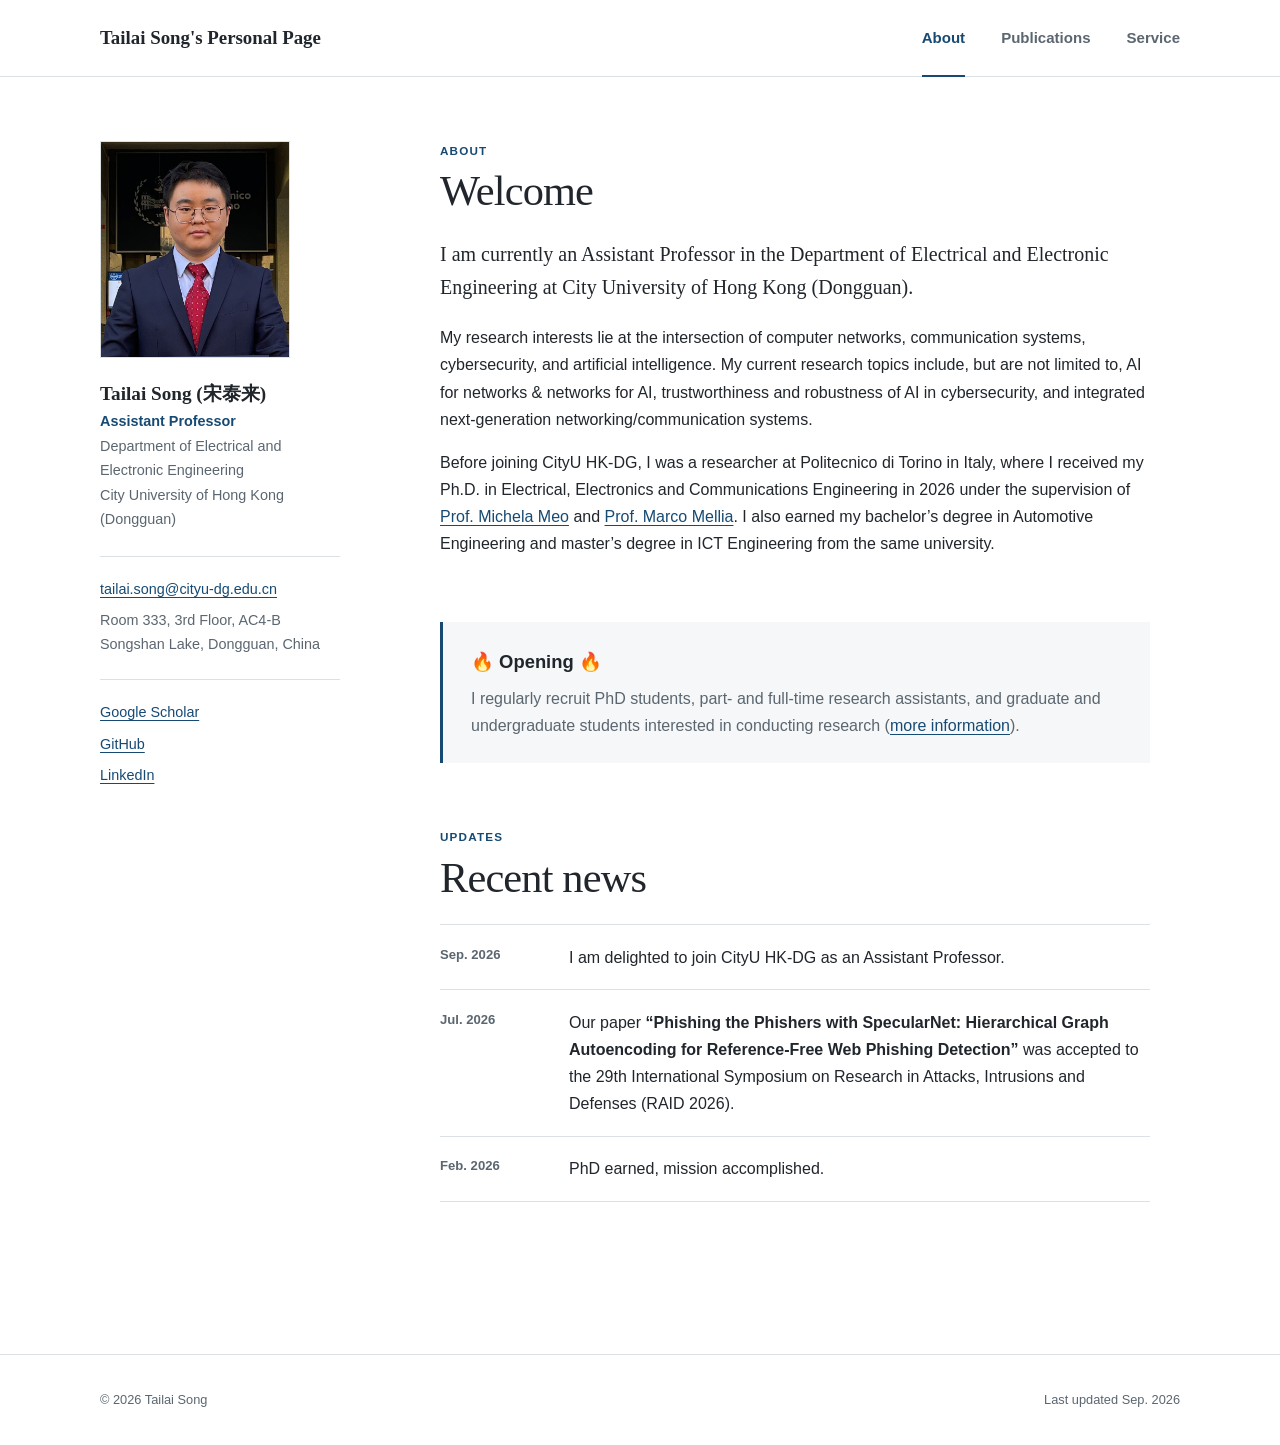
<file: index.html>
<!doctype html>
<html lang="en">
  <head>
    <meta charset="UTF-8" />
    <meta name="viewport" content="width=device-width, initial-scale=1.0" />
    <meta
      name="description"
      content="Academic homepage of Tailai Song, Assistant Professor at City University of Hong Kong (Dongguan)."
    />
    <title>Tailai Song | Assistant Professor</title>
    <link rel="stylesheet" href="styles.css" />
    <script src="script.js" defer></script>
  </head>
  <body>
    <a class="skip-link" href="#main-content">Skip to main content</a>

    <header class="site-header">
      <div class="header-inner">
        <a class="site-name" href="index.html">Tailai Song's Personal Page</a>
        <nav aria-label="Main navigation">
          <a class="active" href="index.html" aria-current="page">About</a>
          <a href="publications.html">Publications</a>
          <a href="service.html">Service</a>
        </nav>
      </div>
    </header>

    <main id="main-content">
      <section class="profile container">
        <aside class="profile-sidebar" aria-label="Contact information">
          <img
            class="profile-photo"
            src="photo.jpg"
            alt="Portrait of Tailai Song"
            width="721"
            height="824"
          />
          <h1>Tailai Song <span lang="zh">(宋泰来)</span></h1>
          <p class="position">Assistant Professor</p>
          <p class="affiliation">
            Department of Electrical and Electronic Engineering<br />
            City University of Hong Kong (Dongguan)
          </p>

          <address class="contact-list">
            <a href="mailto:tailai.song@cityu-dg.edu.cn">tailai.song@cityu-dg.edu.cn</a>
            <span>Room 333, 3rd Floor, AC4-B</span>
            <span>Songshan Lake, Dongguan, China</span>
          </address>

          <div class="profile-links" aria-label="Academic profiles">
            <a href="https://scholar.google.com/citations?user=XACF17oAAAAJ" rel="me">Google Scholar</a>
            <a href="https://github.com/stlssg" rel="me">GitHub</a>
            <a href="https://www.linkedin.com/in/tailai-song-8349b2239" rel="me">LinkedIn</a>
          </div>
        </aside>

        <div class="profile-content">
          <section class="content-section">
            <p class="section-kicker">About</p>
            <h2>Welcome</h2>
            <p class="lead">
              I am currently an Assistant Professor in the Department of
              Electrical and Electronic Engineering at City University of Hong
              Kong (Dongguan).
            </p>
            <p>
              My research interests lie at the intersection of computer
              networks, communication systems, cybersecurity, and artificial
              intelligence. My current research topics include, but are not
              limited to, AI for networks &amp; networks for AI,
              trustworthiness and robustness of AI in cybersecurity, and
              integrated next-generation networking/communication systems.
            </p>
            <p>
              Before joining CityU HK-DG, I was a researcher at
              Politecnico di Torino in Italy, where I received my Ph.D. in
              Electrical, Electronics and Communications Engineering in 2026
              under the supervision of
              <a href="https://www.telematica.polito.it/member/michela-meo/"
                >Prof. Michela Meo</a
              >
              and
              <a href="https://www.telematica.polito.it/member/marco-mellia/"
                >Prof. Marco Mellia</a
              >. I also earned my bachelor’s degree in Automotive Engineering
              and master’s degree in ICT Engineering from the same university.
            </p>
          </section>

          <aside class="student-note opening-note">
            <h2><span aria-hidden="true">🔥</span> Opening <span aria-hidden="true">🔥</span></h2>
            <p>
              I regularly recruit PhD students, part- and full-time research
              assistants, and graduate and undergraduate students interested
              in conducting research
              (<a href="recruiting.html">more information</a>).
            </p>
          </aside>

          <section class="content-section">
            <p class="section-kicker">Updates</p>
            <h2>Recent news</h2>
            <ol class="news-list">
              <li>
                <time datetime="2026-09">Sep. 2026</time>
                <p>
                  I am delighted to join CityU HK-DG as an Assistant Professor.
                </p>
              </li>
              <li>
                <time datetime="2026-07">Jul. 2026</time>
                <p>
                  Our paper
                  <strong
                    >“Phishing the Phishers with SpecularNet: Hierarchical Graph
                    Autoencoding for Reference-Free Web Phishing
                    Detection”</strong
                  >
                  was accepted to the 29th International Symposium on Research
                  in Attacks, Intrusions and Defenses (RAID 2026).
                </p>
              </li>
              <li>
                <time datetime="2026-02">Feb. 2026</time>
                <p>PhD earned, mission accomplished.</p>
              </li>
            </ol>
          </section>

        </div>
      </section>
    </main>

    <footer class="site-footer">
      <div class="container footer-inner">
        <p>© <span data-current-year>2026</span> Tailai Song</p>
        <p>Last updated Sep. 2026</p>
      </div>
    </footer>
  </body>
</html>
</file>
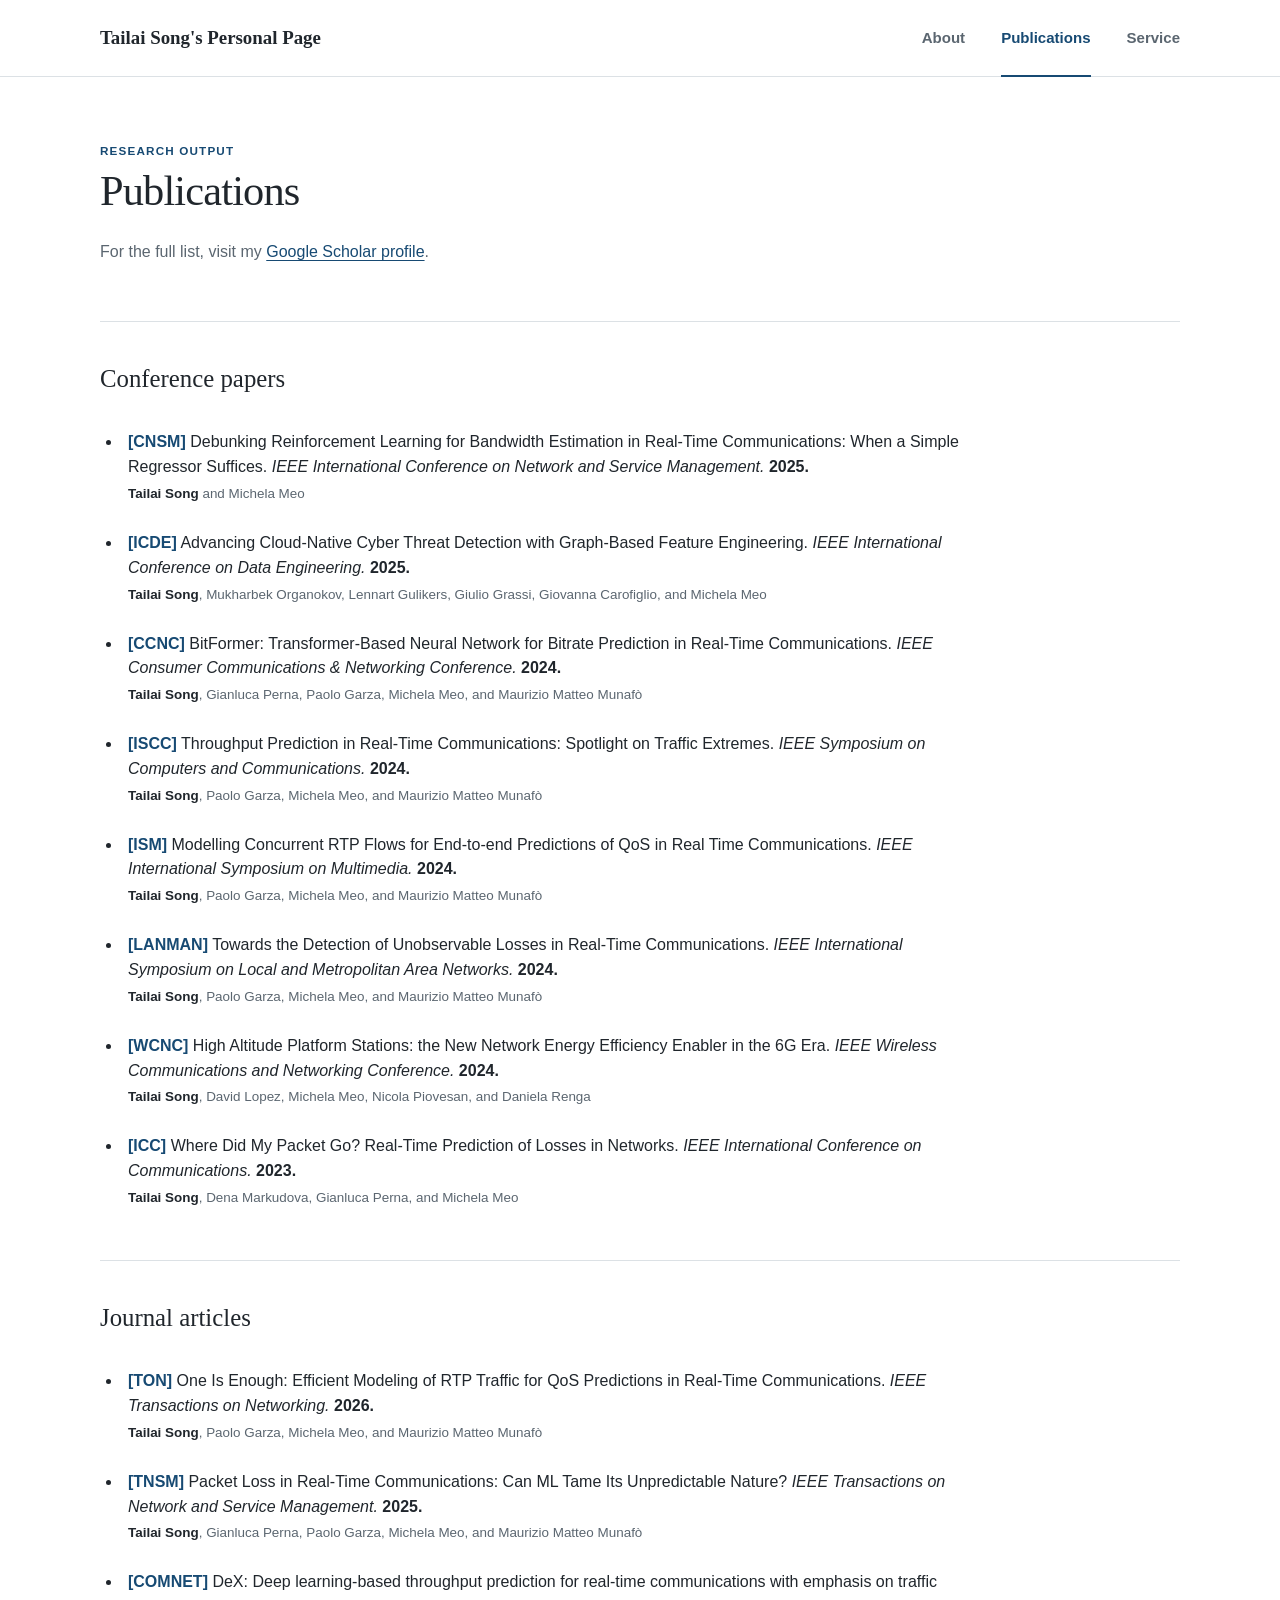
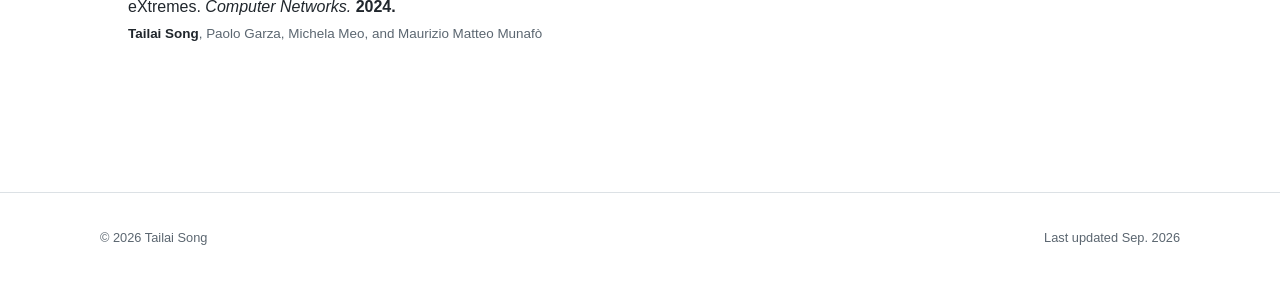
<file: publications.html>
<!doctype html>
<html lang="en">
  <head>
    <meta charset="UTF-8" />
    <meta name="viewport" content="width=device-width, initial-scale=1.0" />
    <meta
      name="description"
      content="Publications by Tailai Song, Assistant Professor at City University of Hong Kong (Dongguan)."
    />
    <title>Publications | Tailai Song</title>
    <link rel="stylesheet" href="styles.css" />
    <script src="script.js" defer></script>
  </head>
  <body>
    <a class="skip-link" href="#main-content">Skip to main content</a>

    <header class="site-header">
      <div class="header-inner">
        <a class="site-name" href="index.html">Tailai Song's Personal Page</a>
        <nav aria-label="Main navigation">
          <a href="index.html">About</a>
          <a class="active" href="publications.html" aria-current="page">Publications</a>
          <a href="service.html">Service</a>
        </nav>
      </div>
    </header>

    <main id="main-content" class="container page-content">
      <header class="page-heading publications-heading">
        <p class="section-kicker">Research output</p>
        <h1>Publications</h1>
        <p>
          For the full list, visit my
          <a href="https://scholar.google.com/citations?user=XACF17oAAAAJ">Google Scholar profile</a>.
        </p>
      </header>

      <section class="publication-category" aria-labelledby="conference-heading">
        <h2 id="conference-heading">Conference papers</h2>
        <ul class="compact-publication-list">
          <li>
            <article>
              <p class="publication-citation">
                <strong class="venue-acronym">[CNSM]</strong>
                Debunking Reinforcement Learning for Bandwidth Estimation in
                Real-Time Communications: When a Simple Regressor Suffices.
                <span class="venue-name"
                  >IEEE International Conference on Network and Service
                  Management.</span
                >
                <span class="publication-year-label">2025.</span>
              </p>
              <p class="publication-authors">
                <strong>Tailai Song</strong> and Michela Meo
              </p>
            </article>
          </li>
          <li>
            <article>
              <p class="publication-citation">
                <strong class="venue-acronym">[ICDE]</strong>
                Advancing Cloud-Native Cyber Threat Detection with Graph-Based
                Feature Engineering.
                <span class="venue-name"
                  >IEEE International Conference on Data Engineering.</span
                >
                <span class="publication-year-label">2025.</span>
              </p>
              <p class="publication-authors">
                <strong>Tailai Song</strong>, Mukharbek Organokov, Lennart
                Gulikers, Giulio Grassi, Giovanna Carofiglio, and Michela Meo
              </p>
            </article>
          </li>
          <li>
            <article>
              <p class="publication-citation">
                <strong class="venue-acronym">[CCNC]</strong>
                BitFormer: Transformer-Based Neural Network for Bitrate
                Prediction in Real-Time Communications.
                <span class="venue-name"
                  >IEEE Consumer Communications &amp; Networking
                  Conference.</span
                >
                <span class="publication-year-label">2024.</span>
              </p>
              <p class="publication-authors">
                <strong>Tailai Song</strong>, Gianluca Perna, Paolo Garza,
                Michela Meo, and Maurizio Matteo Munafò
              </p>
            </article>
          </li>
          <li>
            <article>
              <p class="publication-citation">
                <strong class="venue-acronym">[ISCC]</strong>
                Throughput Prediction in Real-Time Communications: Spotlight on
                Traffic Extremes.
                <span class="venue-name"
                  >IEEE Symposium on Computers and Communications.</span
                >
                <span class="publication-year-label">2024.</span>
              </p>
              <p class="publication-authors">
                <strong>Tailai Song</strong>, Paolo Garza, Michela Meo, and
                Maurizio Matteo Munafò
              </p>
            </article>
          </li>
          <li>
            <article>
              <p class="publication-citation">
                <strong class="venue-acronym">[ISM]</strong>
                Modelling Concurrent RTP Flows for End-to-end Predictions of
                QoS in Real Time Communications.
                <span class="venue-name"
                  >IEEE International Symposium on Multimedia.</span
                >
                <span class="publication-year-label">2024.</span>
              </p>
              <p class="publication-authors">
                <strong>Tailai Song</strong>, Paolo Garza, Michela Meo, and
                Maurizio Matteo Munafò
              </p>
            </article>
          </li>
          <li>
            <article>
              <p class="publication-citation">
                <strong class="venue-acronym">[LANMAN]</strong>
                Towards the Detection of Unobservable Losses in Real-Time
                Communications.
                <span class="venue-name"
                  >IEEE International Symposium on Local and Metropolitan Area
                  Networks.</span
                >
                <span class="publication-year-label">2024.</span>
              </p>
              <p class="publication-authors">
                <strong>Tailai Song</strong>, Paolo Garza, Michela Meo, and
                Maurizio Matteo Munafò
              </p>
            </article>
          </li>
          <li>
            <article>
              <p class="publication-citation">
                <strong class="venue-acronym">[WCNC]</strong>
                High Altitude Platform Stations: the New Network Energy
                Efficiency Enabler in the 6G Era.
                <span class="venue-name"
                  >IEEE Wireless Communications and Networking Conference.</span
                >
                <span class="publication-year-label">2024.</span>
              </p>
              <p class="publication-authors">
                <strong>Tailai Song</strong>, David Lopez, Michela Meo, Nicola
                Piovesan, and Daniela Renga
              </p>
            </article>
          </li>
          <li>
            <article>
              <p class="publication-citation">
                <strong class="venue-acronym">[ICC]</strong>
                Where Did My Packet Go? Real-Time Prediction of Losses in
                Networks.
                <span class="venue-name"
                  >IEEE International Conference on Communications.</span
                >
                <span class="publication-year-label">2023.</span>
              </p>
              <p class="publication-authors">
                <strong>Tailai Song</strong>, Dena Markudova, Gianluca Perna,
                and Michela Meo
              </p>
            </article>
          </li>
        </ul>
      </section>

      <section class="publication-category" aria-labelledby="journal-heading">
        <h2 id="journal-heading">Journal articles</h2>
        <ul class="compact-publication-list">
          <li>
            <article>
              <p class="publication-citation">
                <strong class="venue-acronym">[TON]</strong>
                One Is Enough: Efficient Modeling of RTP Traffic for QoS
                Predictions in Real-Time Communications.
                <span class="venue-name">IEEE Transactions on Networking.</span>
                <span class="publication-year-label">2026.</span>
              </p>
              <p class="publication-authors">
                <strong>Tailai Song</strong>, Paolo Garza, Michela Meo, and
                Maurizio Matteo Munafò
              </p>
            </article>
          </li>
          <li>
            <article>
              <p class="publication-citation">
                <strong class="venue-acronym">[TNSM]</strong>
                Packet Loss in Real-Time Communications: Can ML Tame Its
                Unpredictable Nature?
                <span class="venue-name"
                  >IEEE Transactions on Network and Service Management.</span
                >
                <span class="publication-year-label">2025.</span>
              </p>
              <p class="publication-authors">
                <strong>Tailai Song</strong>, Gianluca Perna, Paolo Garza,
                Michela Meo, and Maurizio Matteo Munafò
              </p>
            </article>
          </li>
          <li>
            <article>
              <p class="publication-citation">
                <strong class="venue-acronym">[COMNET]</strong>
                DeX: Deep learning-based throughput prediction for real-time
                communications with emphasis on traffic eXtremes.
                <span class="venue-name">Computer Networks.</span>
                <span class="publication-year-label">2024.</span>
              </p>
              <p class="publication-authors">
                <strong>Tailai Song</strong>, Paolo Garza, Michela Meo, and
                Maurizio Matteo Munafò
              </p>
            </article>
          </li>
        </ul>
      </section>
    </main>

    <footer class="site-footer">
      <div class="container footer-inner">
        <p>© <span data-current-year>2026</span> Tailai Song</p>
        <p>Last updated Sep. 2026</p>
      </div>
    </footer>
  </body>
</html>
</file>
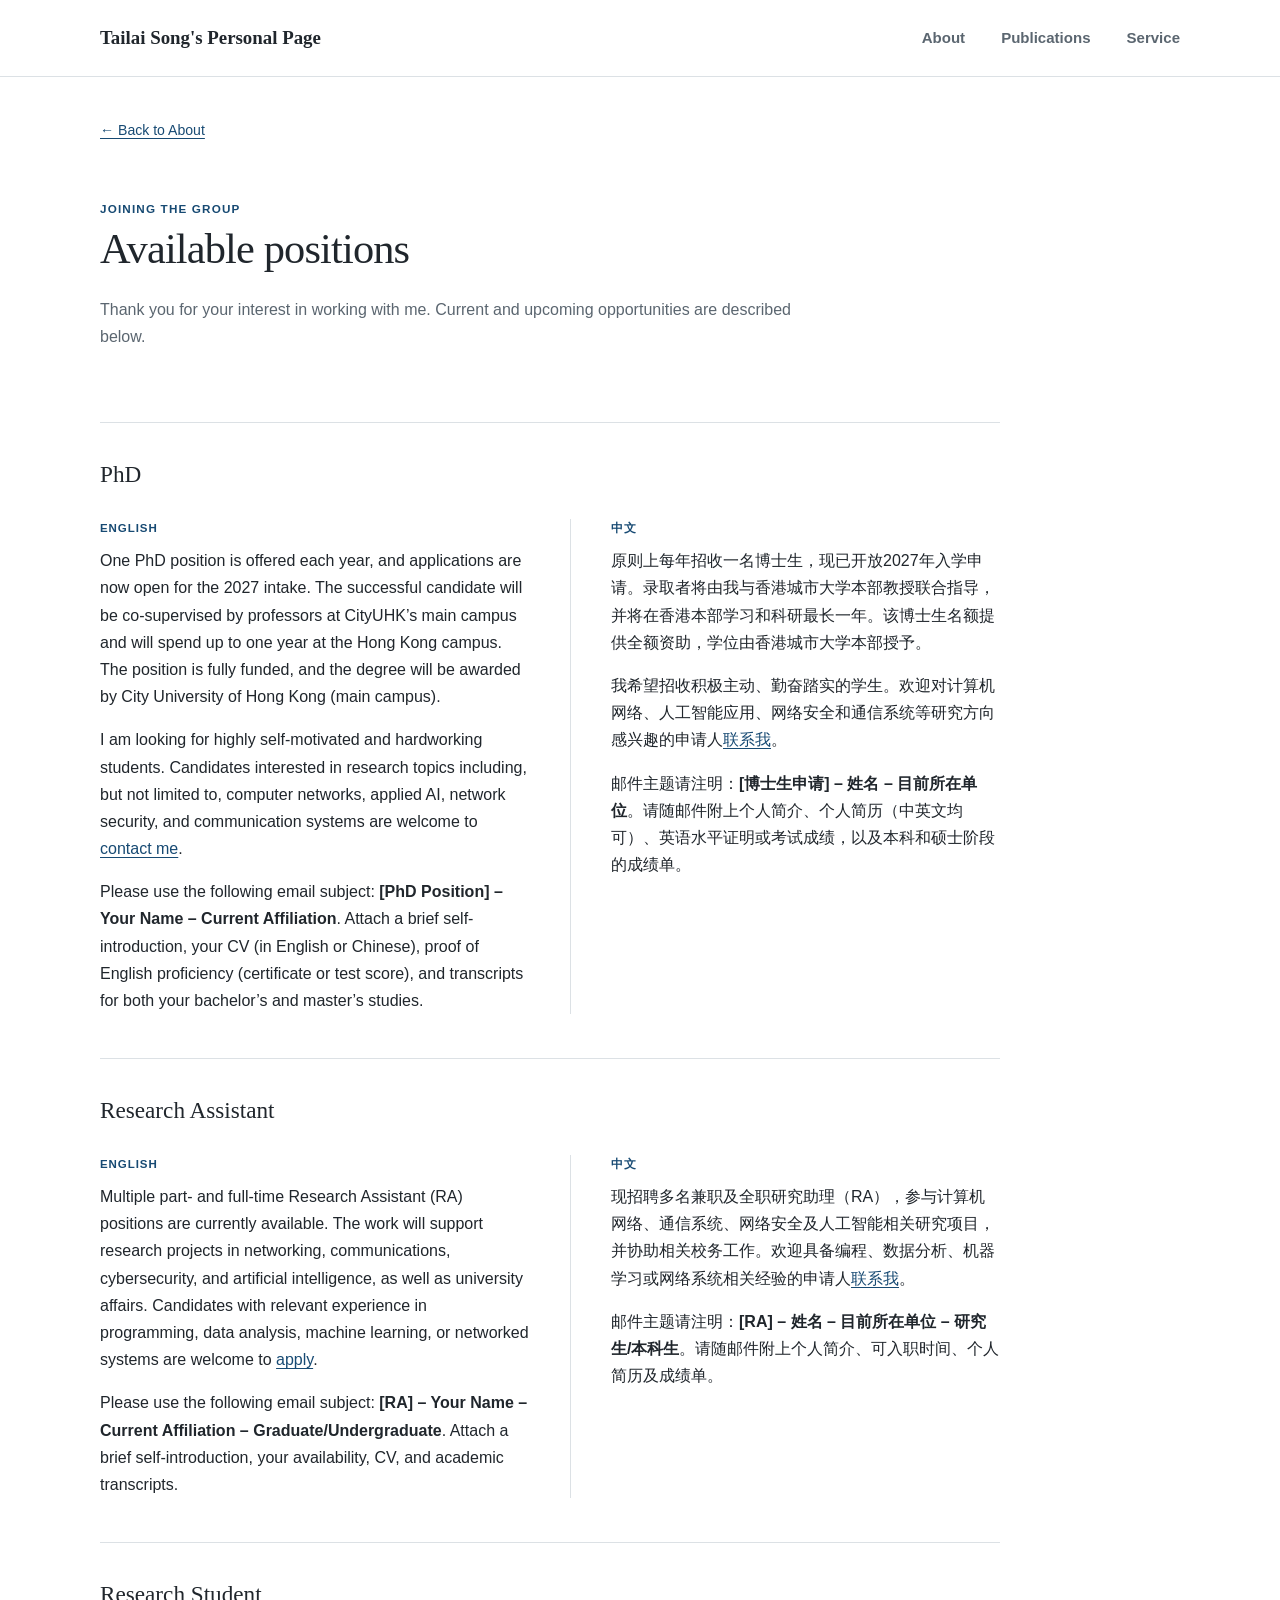
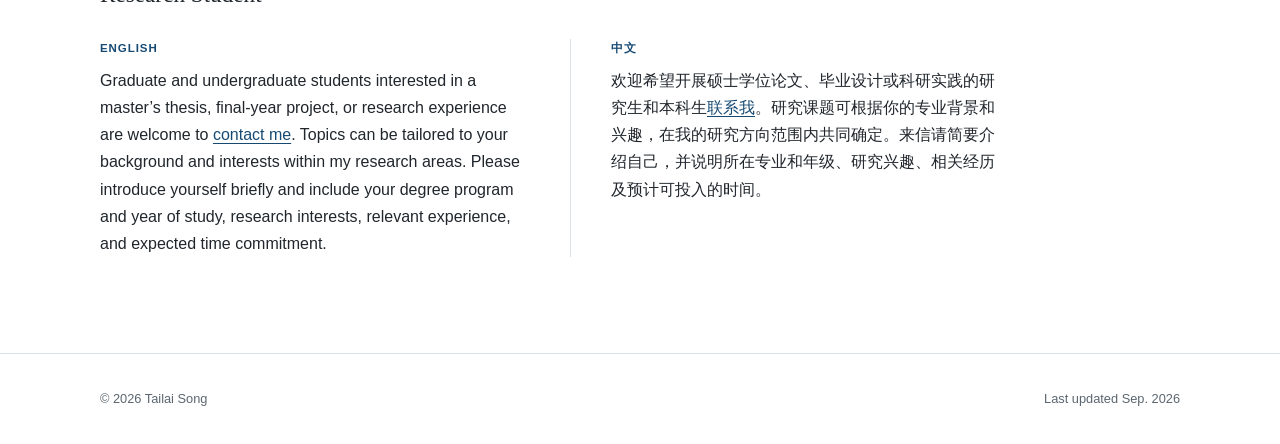
<file: recruiting.html>
<!doctype html>
<html lang="en">
  <head>
    <meta charset="UTF-8" />
    <meta name="viewport" content="width=device-width, initial-scale=1.0" />
    <meta name="robots" content="noindex" />
    <meta
      name="description"
      content="Information for prospective students interested in working with Tailai Song."
    />
    <title>Recruiting | Tailai Song</title>
    <link rel="stylesheet" href="styles.css" />
    <script src="script.js" defer></script>
  </head>
  <body>
    <a class="skip-link" href="#main-content">Skip to main content</a>

    <header class="site-header">
      <div class="header-inner">
        <a class="site-name" href="index.html">Tailai Song's Personal Page</a>
        <nav aria-label="Main navigation">
          <a href="index.html">About</a>
          <a href="publications.html">Publications</a>
          <a href="service.html">Service</a>
        </nav>
      </div>
    </header>

    <main id="main-content" class="container recruiting-page">
      <p class="back-link"><a href="index.html">← Back to About</a></p>

      <header class="page-heading">
        <p class="section-kicker">Joining the group</p>
        <h1>Available positions</h1>
        <p>
          Thank you for your interest in working with me. Current and upcoming
          opportunities are described below.
        </p>
      </header>

      <div class="recruiting-content">
        <section class="recruiting-option" aria-labelledby="phd-heading">
          <h2 id="phd-heading">PhD</h2>
          <div class="bilingual-copy">
            <div>
              <p class="language-label">English</p>
              <p>
                One PhD position is offered each year, and applications are now
                open for the 2027 intake. The successful candidate will be
                co-supervised by professors at CityUHK’s main campus and will
                spend up to one year at the Hong Kong campus. The position is
                fully funded, and the degree will be awarded by City University
                of Hong Kong (main campus).
              </p>
              <p>
                I am looking for highly self-motivated and hardworking students.
                Candidates interested in research topics including, but not
                limited to, computer networks, applied AI, network security, and
                communication systems are welcome to
                <a href="mailto:tailai.song@cityu-dg.edu.cn">contact me</a>.
              </p>
              <p>
                Please use the following email subject:
                <strong>[PhD Position] – Your Name – Current Affiliation</strong>.
                Attach a brief self-introduction, your CV (in English or
                Chinese), proof of English proficiency (certificate or test
                score), and transcripts for both your bachelor’s and master’s
                studies.
              </p>
            </div>
            <div lang="zh">
              <p class="language-label">中文</p>
              <p>
                原则上每年招收一名博士生，现已开放2027年入学申请。录取者将由我与香港城市大学本部教授联合指导，并将在香港本部学习和科研最长一年。该博士生名额提供全额资助，学位由香港城市大学本部授予。
              </p>
              <p>
                我希望招收积极主动、勤奋踏实的学生。欢迎对计算机网络、人工智能应用、网络安全和通信系统等研究方向感兴趣的申请人<a
                  href="mailto:tailai.song@cityu-dg.edu.cn"
                  >联系我</a
                >。
              </p>
              <p>
                邮件主题请注明：<strong>[博士生申请] – 姓名 – 目前所在单位</strong>。请随邮件附上个人简介、个人简历（中英文均可）、英语水平证明或考试成绩，以及本科和硕士阶段的成绩单。
              </p>
            </div>
          </div>
        </section>

        <section class="recruiting-option" aria-labelledby="ra-heading">
          <h2 id="ra-heading">Research Assistant</h2>
          <div class="bilingual-copy">
            <div>
              <p class="language-label">English</p>
              <p>
                Multiple part- and full-time Research Assistant (RA) positions
                are currently available. The work will support research projects
                in networking, communications, cybersecurity, and artificial
                intelligence, as well as university affairs. Candidates with
                relevant experience in programming, data analysis, machine
                learning, or networked systems are welcome to
                <a href="mailto:tailai.song@cityu-dg.edu.cn">apply</a>.
              </p>
              <p>
                Please use the following email subject:
                <strong
                  >[RA] – Your Name – Current Affiliation –
                  Graduate/Undergraduate</strong
                >. Attach a brief self-introduction, your availability, CV, and
                academic transcripts.
              </p>
            </div>
            <div lang="zh">
              <p class="language-label">中文</p>
              <p>
                现招聘多名兼职及全职研究助理（RA），参与计算机网络、通信系统、网络安全及人工智能相关研究项目，并协助相关校务工作。欢迎具备编程、数据分析、机器学习或网络系统相关经验的申请人<a
                  href="mailto:tailai.song@cityu-dg.edu.cn"
                  >联系我</a
                >。
              </p>
              <p>
                邮件主题请注明：<strong
                  >[RA] – 姓名 – 目前所在单位 – 研究生/本科生</strong
                >。请随邮件附上个人简介、可入职时间、个人简历及成绩单。
              </p>
            </div>
          </div>
        </section>

        <section class="recruiting-option" aria-labelledby="student-heading">
          <h2 id="student-heading">Research Student</h2>
          <div class="bilingual-copy">
            <div>
              <p class="language-label">English</p>
              <p>
                Graduate and undergraduate students interested in a master’s
                thesis, final-year project, or research experience are welcome
                to <a href="mailto:tailai.song@cityu-dg.edu.cn">contact me</a>.
                Topics can be tailored to your background and interests within
                my research areas. Please introduce yourself briefly and include
                your degree program and year of study, research interests,
                relevant experience, and expected time commitment.
              </p>
            </div>
            <div lang="zh">
              <p class="language-label">中文</p>
              <p>
                欢迎希望开展硕士学位论文、毕业设计或科研实践的研究生和本科生<a
                  href="mailto:tailai.song@cityu-dg.edu.cn"
                  >联系我</a
                >。研究课题可根据你的专业背景和兴趣，在我的研究方向范围内共同确定。来信请简要介绍自己，并说明所在专业和年级、研究兴趣、相关经历及预计可投入的时间。
              </p>
            </div>
          </div>
        </section>
      </div>
    </main>

    <footer class="site-footer">
      <div class="container footer-inner">
        <p>© <span data-current-year>2026</span> Tailai Song</p>
        <p>Last updated Sep. 2026</p>
      </div>
    </footer>
  </body>
</html>
</file>
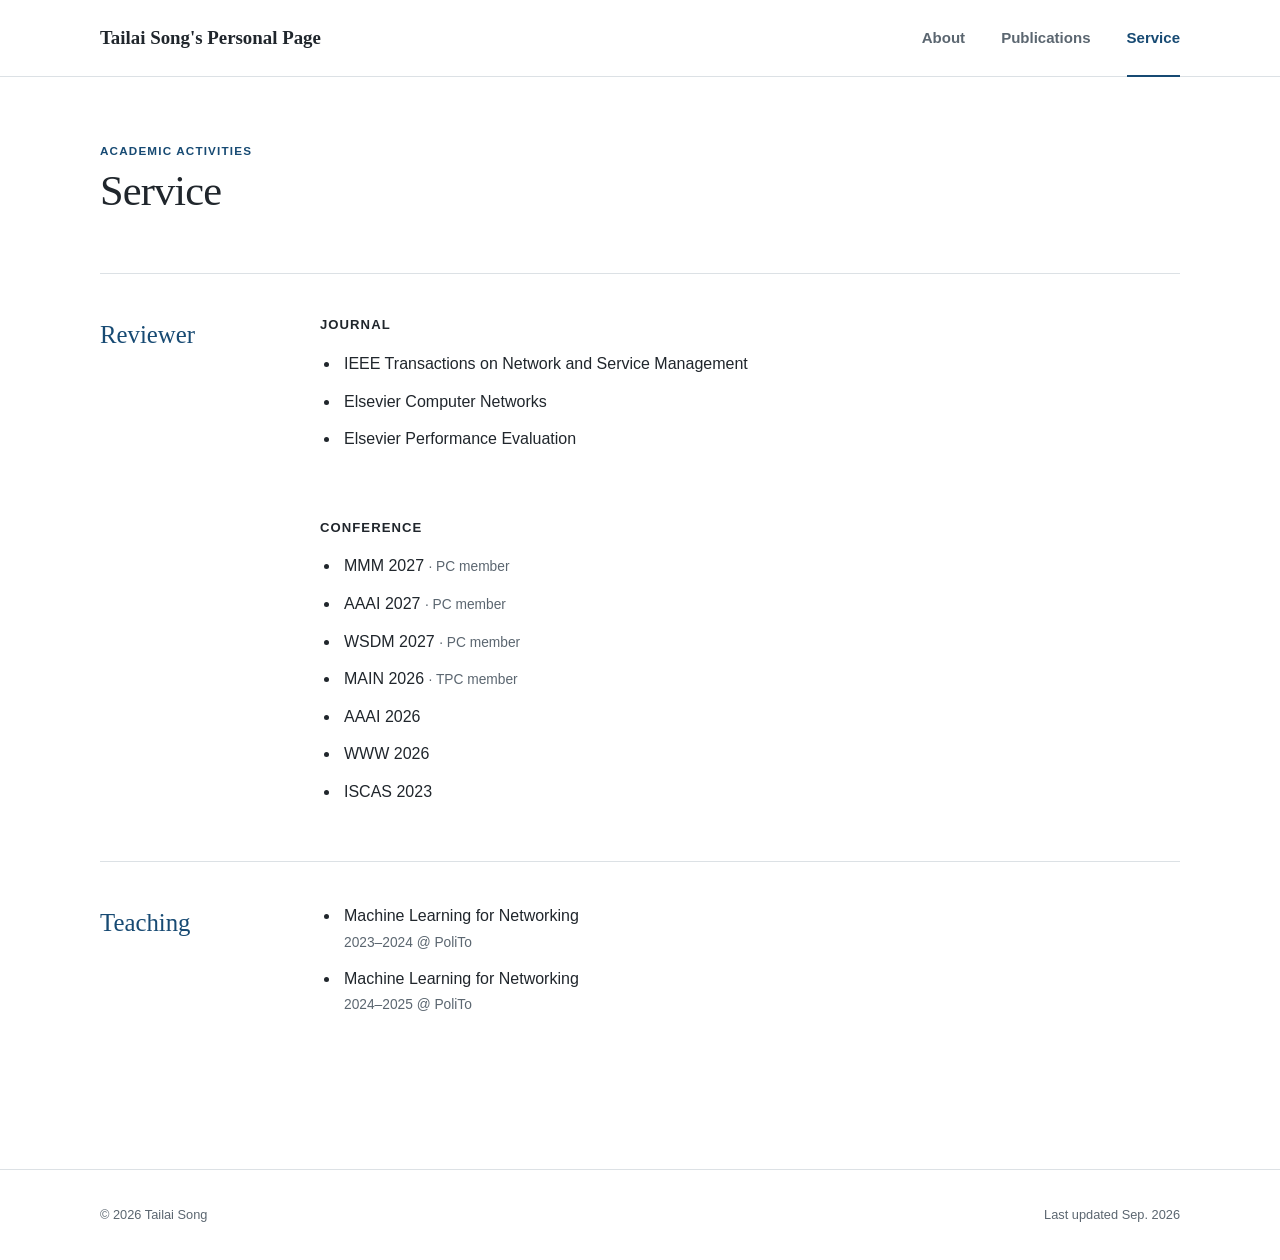
<file: service.html>
<!doctype html>
<html lang="en">
  <head>
    <meta charset="UTF-8" />
    <meta name="viewport" content="width=device-width, initial-scale=1.0" />
    <meta
      name="description"
      content="Academic service and teaching activities of Tailai Song."
    />
    <title>Service | Tailai Song</title>
    <link rel="stylesheet" href="styles.css" />
    <script src="script.js" defer></script>
  </head>
  <body>
    <a class="skip-link" href="#main-content">Skip to main content</a>

    <header class="site-header">
      <div class="header-inner">
        <a class="site-name" href="index.html">Tailai Song's Personal Page</a>
        <nav aria-label="Main navigation">
          <a href="index.html">About</a>
          <a href="publications.html">Publications</a>
          <a class="active" href="service.html" aria-current="page">Service</a>
        </nav>
      </div>
    </header>

    <main id="main-content" class="container page-content">
      <header class="page-heading service-heading">
        <p class="section-kicker">Academic activities</p>
        <h1>Service</h1>
      </header>

      <section class="service-section" aria-labelledby="reviewer-heading">
        <h2 id="reviewer-heading">Reviewer</h2>

        <div class="service-subsection">
          <h3>Journal</h3>
          <ul class="service-list">
            <li>IEEE Transactions on Network and Service Management</li>
            <li>Elsevier Computer Networks</li>
            <li>Elsevier Performance Evaluation</li>
          </ul>
        </div>

        <div class="service-subsection">
          <h3>Conference</h3>
          <ul class="service-list">
            <li>MMM 2027 <span class="service-role">PC member</span></li>
            <li>AAAI 2027 <span class="service-role">PC member</span></li>
            <li>WSDM 2027 <span class="service-role">PC member</span></li>
            <li>MAIN 2026 <span class="service-role">TPC member</span></li>
            <li>AAAI 2026</li>
            <li>WWW 2026</li>
            <li>ISCAS 2023</li>
          </ul>
        </div>
      </section>

      <section class="service-section" aria-labelledby="teaching-heading">
        <h2 id="teaching-heading">Teaching</h2>
        <ul class="service-list teaching-list">
          <li>
            Machine Learning for Networking
            <span class="service-detail">2023–2024 @ PoliTo</span>
          </li>
          <li>
            Machine Learning for Networking
            <span class="service-detail">2024–2025 @ PoliTo</span>
          </li>
        </ul>
      </section>
    </main>

    <footer class="site-footer">
      <div class="container footer-inner">
        <p>© <span data-current-year>2026</span> Tailai Song</p>
        <p>Last updated Sep. 2026</p>
      </div>
    </footer>
  </body>
</html>
</file>
<file: styles.css>
:root {
  --background: #ffffff;
  --surface: #f5f7f8;
  --text: #20262c;
  --muted: #5b6670;
  --border: #dce1e5;
  --accent: #174a73;
  --accent-dark: #0f3554;
  --content-width: 1080px;
  --serif: Georgia, "Times New Roman", serif;
  --sans: -apple-system, BlinkMacSystemFont, "Segoe UI", Helvetica, Arial, sans-serif;
}

* {
  box-sizing: border-box;
}

html {
  scroll-behavior: smooth;
}

body {
  min-height: 100vh;
  margin: 0;
  background: var(--background);
  color: var(--text);
  font-family: var(--sans);
  font-size: 16px;
  line-height: 1.7;
}

a {
  color: var(--accent);
  text-decoration-thickness: 1px;
  text-underline-offset: 0.18em;
}

a:hover {
  color: var(--accent-dark);
}

p,
h1,
h2,
h3 {
  margin-top: 0;
}

.container,
.header-inner {
  width: min(calc(100% - 48px), var(--content-width));
  margin-inline: auto;
}

.skip-link {
  position: fixed;
  z-index: 10;
  top: 0.75rem;
  left: 0.75rem;
  padding: 0.6rem 0.9rem;
  background: var(--accent);
  color: #fff;
  transform: translateY(-150%);
}

.skip-link:focus {
  transform: translateY(0);
}

.site-header {
  border-bottom: 1px solid var(--border);
  background: var(--background);
}

.header-inner {
  display: flex;
  min-height: 76px;
  align-items: center;
  justify-content: space-between;
  gap: 2rem;
}

.site-name {
  color: var(--text);
  font-family: var(--serif);
  font-size: 1.18rem;
  font-weight: 700;
  text-decoration: none;
  white-space: nowrap;
}

nav {
  display: flex;
  align-self: stretch;
  gap: 2.25rem;
}

nav a {
  position: relative;
  display: flex;
  align-items: center;
  color: var(--muted);
  font-size: 0.94rem;
  font-weight: 600;
  text-decoration: none;
}

nav a:hover,
nav a.active {
  color: var(--accent);
}

nav a.active::after {
  position: absolute;
  right: 0;
  bottom: -1px;
  left: 0;
  height: 2px;
  content: "";
  background: var(--accent);
}

.profile {
  display: grid;
  padding-top: 64px;
  padding-bottom: 88px;
  grid-template-columns: 240px minmax(0, 1fr);
  gap: clamp(48px, 8vw, 100px);
}

.profile-sidebar {
  font-size: 0.9rem;
}

.profile-photo {
  display: block;
  width: 190px;
  max-width: 100%;
  height: auto;
  aspect-ratio: 721 / 824;
  margin-bottom: 1.5rem;
  border: 1px solid var(--border);
  background: var(--surface);
  object-fit: contain;
}

.profile-sidebar h1 {
  margin-bottom: 0.2rem;
  font-family: var(--serif);
  font-size: 1.2rem;
  line-height: 1.25;
  white-space: nowrap;
}

.position {
  margin-bottom: 0;
  color: var(--accent);
  font-weight: 600;
}

.affiliation {
  margin-bottom: 1.5rem;
  color: var(--muted);
}

.contact-list {
  display: flex;
  padding-top: 1.25rem;
  border-top: 1px solid var(--border);
  color: var(--muted);
  font-style: normal;
  flex-direction: column;
}

.contact-list a {
  margin-bottom: 0.4rem;
  overflow-wrap: anywhere;
}

.profile-links {
  display: flex;
  margin-top: 1.4rem;
  padding-top: 1.25rem;
  border-top: 1px solid var(--border);
  flex-direction: column;
  align-items: flex-start;
  gap: 0.45rem;
}

.profile-content {
  max-width: 710px;
}

.content-section {
  margin-bottom: 4rem;
}

.section-kicker {
  margin-bottom: 0.35rem;
  color: var(--accent);
  font-size: 0.73rem;
  font-weight: 700;
  letter-spacing: 0.1em;
  text-transform: uppercase;
}

.content-section h2,
.page-heading h1 {
  margin-bottom: 1.3rem;
  font-family: var(--serif);
  font-size: clamp(2rem, 4vw, 2.65rem);
  font-weight: 400;
  letter-spacing: -0.02em;
  line-height: 1.2;
}

.lead {
  font-family: var(--serif);
  font-size: 1.25rem;
  line-height: 1.65;
}

.news-list {
  margin: 0;
  padding: 0;
  border-top: 1px solid var(--border);
  list-style: none;
}

.news-list li {
  display: grid;
  padding: 1.15rem 0;
  border-bottom: 1px solid var(--border);
  grid-template-columns: 105px 1fr;
  gap: 1.5rem;
}

.news-list time {
  color: var(--muted);
  font-size: 0.82rem;
  font-weight: 600;
}

.news-list p {
  margin: 0;
}

.student-note {
  margin-bottom: 4rem;
  padding: 1.5rem 1.75rem;
  border-left: 3px solid var(--accent);
  background: var(--surface);
}

.student-note h2 {
  margin-bottom: 0.5rem;
  font-family: var(--serif);
  font-size: 1.25rem;
}

.student-note p {
  margin-bottom: 0;
  color: var(--muted);
}

.opening-note h2 {
  font-family: var(--sans);
  font-size: 1.15rem;
  font-weight: 700;
}

.page-content {
  min-height: calc(100vh - 210px);
  padding-top: 64px;
  padding-bottom: 96px;
}

.page-heading {
  max-width: 710px;
  margin-bottom: 4.5rem;
}

.page-heading p:last-child {
  color: var(--muted);
}

.publications-heading {
  margin-bottom: 3.5rem;
}

.publication-category {
  padding: 2.25rem 0 3.25rem;
  border-top: 1px solid var(--border);
}

.publication-category > h2 {
  margin-bottom: 1.75rem;
  font-family: var(--serif);
  font-size: 1.55rem;
  font-weight: 400;
}

.compact-publication-list {
  max-width: 880px;
  margin: 0;
  padding-left: 1.35rem;
}

.compact-publication-list li {
  margin-bottom: 1.55rem;
  padding-left: 0.4rem;
}

.compact-publication-list li:last-child {
  margin-bottom: 0;
}

.publication-citation {
  margin-bottom: 0.25rem;
  line-height: 1.55;
}

.venue-acronym {
  color: var(--accent);
}

.venue-name {
  font-style: italic;
}

.publication-authors {
  margin: 0;
  color: var(--muted);
  font-size: 0.84rem;
  line-height: 1.5;
}

.publication-authors strong {
  color: var(--text);
}

.recruiting-page {
  min-height: calc(100vh - 166px);
  padding-top: 42px;
  padding-bottom: 96px;
}

.back-link {
  margin-bottom: 3.5rem;
  font-size: 0.88rem;
}

.recruiting-content {
  max-width: 900px;
}

.recruiting-option {
  margin-top: 2.75rem;
  padding-top: 2rem;
  border-top: 1px solid var(--border);
}

.recruiting-option h2 {
  margin-bottom: 1.5rem;
  font-family: var(--serif);
  font-size: 1.45rem;
  font-weight: 400;
}

.bilingual-copy {
  display: grid;
  grid-template-columns: repeat(2, minmax(0, 1fr));
  gap: 2.5rem;
}

.bilingual-copy > div + div {
  padding-left: 2.5rem;
  border-left: 1px solid var(--border);
}

.language-label {
  margin-bottom: 0.55rem;
  color: var(--accent);
  font-size: 0.72rem;
  font-weight: 700;
  letter-spacing: 0.08em;
  text-transform: uppercase;
}

.bilingual-copy p:last-child {
  margin-bottom: 0;
}

.publication-year-label {
  font-weight: 600;
}

.service-heading {
  margin-bottom: 3.5rem;
}

.service-section {
  display: grid;
  padding: 2.5rem 0 3.5rem;
  border-top: 1px solid var(--border);
  grid-template-columns: 180px minmax(0, 1fr);
  gap: 2.5rem;
}

.service-section > h2 {
  margin: 0;
  color: var(--accent);
  font-family: var(--serif);
  font-size: 1.55rem;
  font-weight: 400;
}

.service-subsection + .service-subsection {
  grid-column: 2;
  margin-top: 1.5rem;
}

.service-subsection h3 {
  margin-bottom: 0.85rem;
  font-size: 0.82rem;
  letter-spacing: 0.08em;
  text-transform: uppercase;
}

.service-list {
  margin: 0;
  padding-left: 1.25rem;
}

.service-list li {
  margin-bottom: 0.65rem;
  padding-left: 0.25rem;
}

.service-list li:last-child {
  margin-bottom: 0;
}

.service-role,
.service-detail {
  color: var(--muted);
  font-size: 0.86rem;
}

.service-role::before {
  content: "· ";
}

.teaching-list {
  grid-column: 2;
}

.service-detail {
  display: block;
  margin-top: 0.1rem;
}

.site-footer {
  border-top: 1px solid var(--border);
  color: var(--muted);
  font-size: 0.8rem;
}

.footer-inner {
  display: flex;
  min-height: 90px;
  align-items: center;
  justify-content: space-between;
  gap: 2rem;
}

.footer-inner p {
  margin: 0;
}

@media (max-width: 720px) {
  .container,
  .header-inner {
    width: min(calc(100% - 32px), var(--content-width));
  }

  .header-inner {
    min-height: 68px;
  }

  nav {
    gap: 1.25rem;
  }

  .profile {
    padding-top: 40px;
    grid-template-columns: 1fr;
    gap: 3.5rem;
  }

  .profile-sidebar {
    display: grid;
    grid-template-columns: 120px 1fr;
    column-gap: 1.25rem;
  }

  .profile-photo {
    width: 120px;
    margin: 0;
    grid-row: 1 / 6;
  }

  .contact-list,
  .profile-links {
    grid-column: 1 / -1;
  }

  .service-section {
    grid-template-columns: 1fr;
    gap: 1.25rem;
  }

  .service-subsection + .service-subsection,
  .teaching-list {
    grid-column: 1;
  }

  .bilingual-copy {
    grid-template-columns: 1fr;
    gap: 1.5rem;
  }

  .bilingual-copy > div + div {
    padding-top: 1.5rem;
    padding-left: 0;
    border-top: 1px solid var(--border);
    border-left: 0;
  }

}

@media (max-width: 440px) {
  .header-inner {
    gap: 0.75rem;
  }

  .site-name {
    font-size: 0.98rem;
  }

  nav {
    gap: 0.75rem;
  }

  nav a {
    font-size: 0.85rem;
  }

  .profile-sidebar {
    display: block;
  }

  .profile-photo {
    width: 150px;
    margin-bottom: 1.25rem;
  }

  .news-list li {
    grid-template-columns: 1fr;
    gap: 0.2rem;
  }

  .footer-inner {
    padding: 1.5rem 0;
    align-items: flex-start;
    flex-direction: column;
    justify-content: center;
    gap: 0.25rem;
  }
}

@media (max-width: 360px) {
  .header-inner {
    padding-top: 0.8rem;
    align-items: flex-start;
    flex-direction: column;
    gap: 0;
  }

  nav {
    min-height: 44px;
  }
}
</file>
